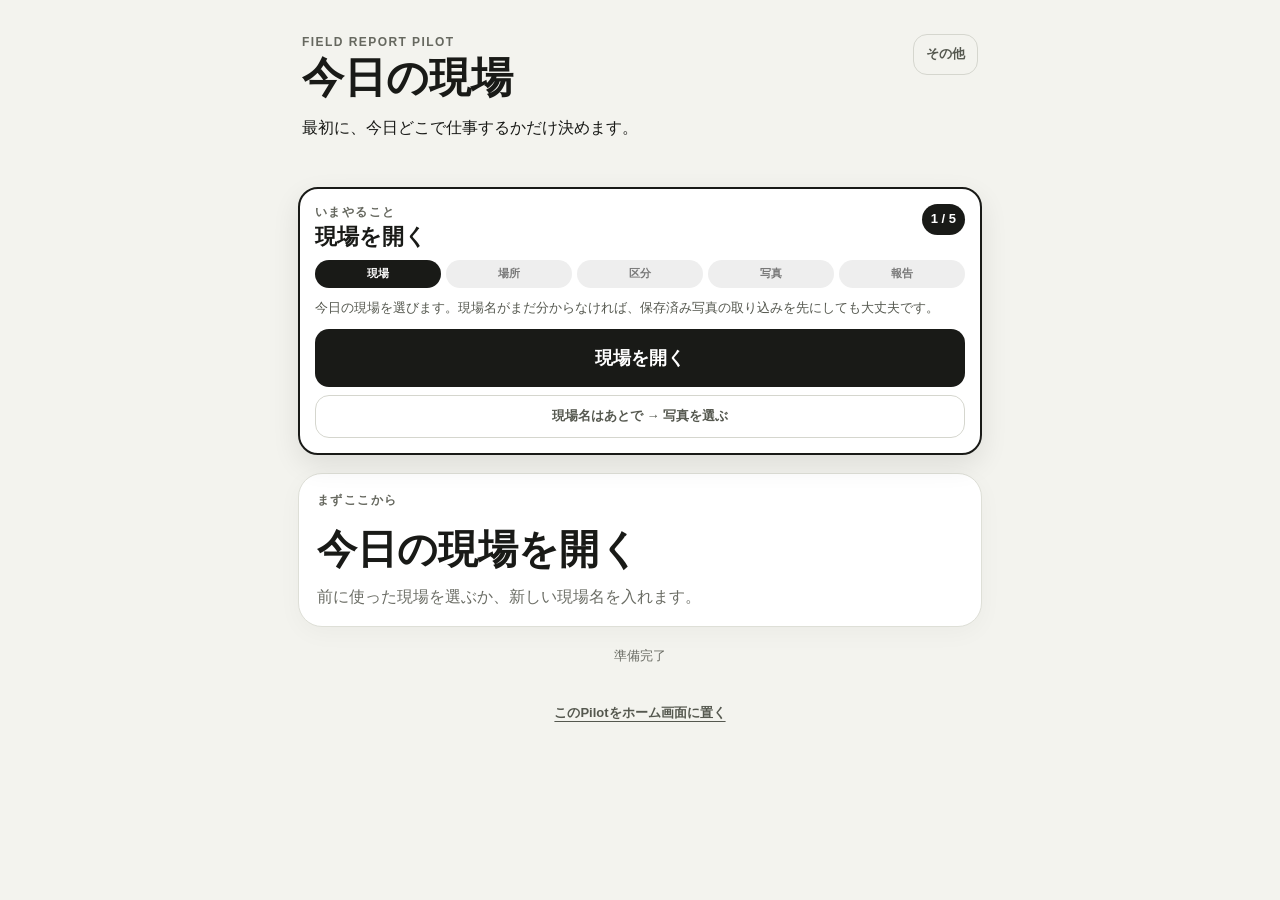
<file: index.html>
<!doctype html>
<html lang="ja">
<head>
  <meta charset="utf-8">
  <meta name="viewport" content="width=device-width,initial-scale=1,viewport-fit=cover">
  <meta name="robots" content="noindex,nofollow,noarchive">
  <meta name="theme-color" content="#f7f7f2">
  <meta name="apple-mobile-web-app-capable" content="yes">
  <meta name="apple-mobile-web-app-status-bar-style" content="default">
  <meta name="apple-mobile-web-app-title" content="Field REPORT">
  <title>Field REPORT Pilot</title>
  <link rel="manifest" href="manifest.webmanifest">
  <link rel="stylesheet" href="style.css">
</head>
<body>
  <main class="shell">
    <header class="hero">
      <div>
        <p class="eyebrow">FIELD REPORT PILOT</p>
        <h1 id="siteTitle">今日の現場</h1>
        <p id="siteSubtitle">撮った時に分かっていた意味を、そのまま残す。</p>
      </div>
      <div class="hero-actions">
        <button id="siteButton" class="ghost compact-action">現場を切り替える</button>
        <details id="utilityMenu" class="utility-menu">
          <summary class="ghost compact-action">その他</summary>
          <div class="utility-menu-panel">
            <button id="reportMetaButton" class="ghost compact-action" type="button">報告書情報</button>
            <button id="helpButton" class="ghost compact-action" type="button">使い方</button>
            <a class="ghost compact-action manual-link" href="manual.html" target="_blank" rel="noopener">マニュアル</a>
          </div>
        </details>
      </div>
    </header>

    <section id="visitRecovery" class="visit-recovery" hidden>
      <p id="visitRecoverySummary">保存済みの訪問を確認できます。</p>
      <div class="visit-recovery-actions">
        <button id="visitHistoryButton" class="secondary" type="button">訪問履歴・写真を確認</button>
        <button id="newVisitButton" class="ghost" type="button">新しい作業を開始</button>
      </div>
    </section>

    <section id="journeyRail" class="journey-rail" aria-live="polite">
      <div class="journey-heading">
        <div>
          <p class="eyebrow">いまやること</p>
          <h2 id="journeyTitle">現場を開く</h2>
        </div>
        <span id="journeyProgress" class="journey-progress">1 / 5</span>
      </div>
      <div class="journey-steps" aria-label="Field REPORTの進行状況">
        <span data-journey-step="site">現場</span>
        <span data-journey-step="place">場所</span>
        <span data-journey-step="stage">区分</span>
        <span data-journey-step="photo">写真</span>
        <span data-journey-step="report">報告</span>
      </div>
      <p id="journeyHint" class="journey-hint">今日の現場を1つ選びます。</p>
      <div class="journey-actions">
        <button id="journeyPrimaryAction" type="button" class="primary journey-primary">現場を開く</button>
        <button id="journeySecondaryAction" type="button" class="ghost journey-secondary" hidden></button>
      </div>
    </section>

    <section id="startCard" class="start-card">
      <p class="eyebrow">まずここから</p>
      <h2>今日の現場を開く</h2>
      <p>前に使った現場を選ぶか、新しい現場名を入れます。</p>
      <button id="startSiteButton" class="primary start-primary" type="button">現場を開く</button>
      <label class="text-escape" for="photoImport">現場名はあとでOK。保存済みの写真を選ぶ</label>
    </section>

    <section id="coverCaptureCard" class="card cover-capture-card" hidden>
      <div class="cover-capture-copy">
        <p class="eyebrow">報告書の表紙</p>
        <h2 id="coverCaptureTitle">店舗外観</h2>
        <p id="coverCaptureHint">これは作業写真ではありません。場所・区分・報告文は不要です。</p>
      </div>
      <div class="cover-capture-row">
        <img id="coverCaptureThumb" class="cover-capture-thumb" alt="表紙の店舗外観" hidden>
        <label id="coverCaptureButton" class="secondary cover-capture-button" for="coverCapture">🏠 外観を選ぶ</label>
        <input id="coverCapture" type="file" accept="image/*" hidden>
      </div>
    </section>

    <section id="placeCard" class="card place-card">
      <div>
        <p class="eyebrow">いまどこ？</p>
        <h2 id="currentPlace">場所未設定</h2>
        <p id="placeHint">分からなくても撮影は止まりません。</p>
      </div>
      <div id="quickPlaces" class="quick-places" aria-label="場所を直接切り替える"></div>
      <div class="row place-create-row">
        <button id="placeButton" class="secondary">＋ 場所</button>
        <button id="renameActivePlaceButton" type="button" class="ghost" hidden>場所名を修正</button>
        <button id="moveButton" class="ghost" hidden>場所未設定にする</button>
      </div>
    </section>

    <section id="workCategoryCard" class="card work-category-card">
      <div>
        <p class="eyebrow">施工工程</p>
        <h2 id="currentWorkCategory">1 / 5　ゴキブリトラップ</h2>
        <p id="workCategoryHint">固定順です。工程が終わった時だけ「次の施工へ」を押します。</p>
      </div>
      <div id="workCategoryChoices" class="work-category-grid" aria-label="施工工程を直接選ぶ">
        <button type="button" class="work-category-choice" data-work-category="ゴキブリトラップ">1 ゴキブリトラップ</button>
        <button type="button" class="work-category-choice" data-work-category="ネズミ固形剤">2 ネズミ固形剤</button>
        <button type="button" class="work-category-choice" data-work-category="ネズミ粉剤">3 ネズミ粉剤</button>
        <button type="button" class="work-category-choice" data-work-category="衛生管理報告">4 衛生管理報告</button>
        <button type="button" class="work-category-choice special" data-work-category="特別報告">5 特別報告</button>
      </div>
      <button id="nextWorkCategoryButton" type="button" class="secondary next-work-category">次の施工へ</button>
    </section>

    <section id="stageCard" class="card stage-card">
      <div>
        <p class="eyebrow">いま何を撮る？</p>
        <h2 id="currentStage">区分未設定</h2>
        <p id="stageHint">一度選ぶと、次の写真にもそのまま引き継ぎます。変わった時だけ押し直します。</p>
      </div>
      <div id="stageChoices" class="stage-grid" aria-label="写真の区分">
        <button type="button" class="stage-choice" data-stage="施工前">施工前</button>
        <button type="button" class="stage-choice" data-stage="作業中">作業中</button>
        <button type="button" class="stage-choice" data-stage="施工後">施工後</button>
        <button type="button" class="stage-choice" data-stage="確認点">確認点</button>
      </div>
    </section>

    <section id="mainCaptureZone" class="capture-zone safe-capture-zone">
      <div class="safe-capture-copy">
        <strong>原本を失わない撮影</strong>
        <span>① iPhone標準カメラで撮影 → ② ここで写真を選ぶ</span>
      </div>
      <label id="safeImportLabel" class="capture-button safe-import-button" for="photoImport">写真を選ぶ（原本保存済み）</label>
      <input id="photoImport" type="file" accept="image/*" multiple hidden>
    </section>

    <section id="recordCard" class="card">
      <div class="section-head">
        <div>
          <p class="eyebrow">今日の記録</p>
          <h2><span id="photoCount">0</span>枚</h2>
          <p class="photo-order-hint">古い → 新しい　最新は下</p>
        </div>
        <button id="unresolvedButton" class="pill" type="button">未確認 0</button>
      </div>
      <div id="photoGrid" class="photo-grid"></div>
      <p id="emptyPhotos" class="empty">まだ写真はありません。</p>
      <div class="next-step"><p class="eyebrow">次にやること</p><p id="nextStep">そのまま撮影できます。</p></div>
    </section>

    <section id="finishZone" class="finish-zone">
      <button id="finishButton" class="primary">今日の現場を完了する</button>
      <button id="reportButton" class="secondary">報告を作る</button>
    </section>
    <p id="status" class="status global-status" aria-live="polite">準備完了</p>
    <button id="installHelpButton" class="install-help" type="button">このPilotをホーム画面に置く</button>
  </main>

  <dialog id="reportDialog" class="report-dialog">
    <div class="report-shell">
      <header class="report-toolbar">
        <button id="closeReportButton" class="ghost" type="button">戻る</button>
        <div><p class="eyebrow">FIELD REPORT</p><strong>報告プレビュー</strong></div>
      </header>
      <div id="reportPreview" class="report-preview"></div>
      <div class="report-actions">
        <button id="editReportMetaButton" class="secondary report-edit-main" type="button">報告書情報を編集</button>
        <button id="shareEditableHTMLButton" class="secondary report-edit-main" type="button">PCで仕上げる（写真追加も可能）</button>
        <button id="savePhotosButton" class="secondary report-edit-main" type="button">写真アプリへ保存</button>
        <button id="shareReportButton" class="primary" type="button">PDFを共有</button>
        <button id="printReportButton" class="secondary" type="button">PDFを保存</button>
        <button id="printOnlyButton" class="ghost" type="button">プリント</button>
        <p class="report-hint">PC仕上げ用HTMLなら後日PCで写真追加・場所名の一括変更・文章修正・PDF化ができます。以前のHTMLも <a href="pc-upgrade.html" target="_blank" rel="noopener">新編集形式へ引き継ぐ</a> ことができます。PC編集内容はiPhone側へ自動同期されません。</p>
      </div>
    </div>
  </dialog>

  <dialog id="installDialog">
    <div class="dialog-body">
      <div class="dialog-head"><h2>ホーム画面に置く</h2><button id="closeInstallButton" type="button" class="ghost">閉じる</button></div>
      <ol class="install-steps">
        <li>Safariの共有ボタンを押す</li>
        <li>「ホーム画面に追加」を選ぶ</li>
        <li>右上の「追加」を押す</li>
      </ol>
      <p class="hint">次からはホーム画面の「Field REPORT」から、そのままアプリのように開けます。</p>
    </div>
  </dialog>

  <dialog id="visitHistoryDialog">
    <div class="dialog-body">
      <div class="dialog-head"><h2>この現場の過去の作業</h2><button id="closeVisitHistoryButton" class="ghost" type="button">閉じる</button></div>
      <p class="hint">訪問を選ぶと、その日に保存した写真と報告内容を読み込みます。見るだけでは写真は削除されません。</p>
      <div id="visitHistoryList" class="visit-history-list"></div>
      <button id="historyNewVisitButton" class="secondary" type="button">今日の新しい作業を開始</button>
    </div>
  </dialog>

  <dialog id="siteDialog">
    <form method="dialog" class="dialog-body" id="siteForm">
      <div class="dialog-head"><h2>現場を開く</h2><button value="cancel" class="ghost">閉じる</button></div>
      <p id="siteListMessage" class="hint" role="status">試しに登録した現場は「編集・削除」から整理できます。</p>
      <div id="siteList" class="stack"></div>
      <details id="archivedSiteSection" class="site-recovery" hidden>
        <summary>削除した現場（<span id="archivedSiteCount">0</span>件）を復元</summary>
        <div id="archivedSiteList" class="stack"></div>
      </details>
      <hr>
      <label>新しい現場名<input id="newSiteName" autocomplete="off" placeholder="例：六号通り店"></label>
      <button id="createSiteButton" type="button" class="primary">新しい現場として保存</button>
    </form>
  </dialog>

  <dialog id="siteManageDialog">
    <div class="dialog-body">
      <div class="dialog-head"><h2>現場名の編集・削除</h2><button id="closeManageSiteButton" class="ghost" type="button">閉じる</button></div>
      <label>現場名<input id="manageSiteName" autocomplete="off"></label>
      <button id="saveManagedSiteNameButton" class="primary" type="button">現場名を保存</button>
      <p id="siteManageImpact" class="hint"></p>
      <button id="prepareSiteArchiveButton" class="ghost" type="button">一覧から削除（復元できます）</button>
      <div id="siteArchiveConfirm" class="site-archive-confirm" hidden>
        <p><strong>この現場を一覧から削除しますか？</strong> 写真・報告・訪問履歴は消しません。後から復元できます。</p>
        <div class="site-archive-actions">
          <button id="cancelSiteArchiveButton" class="secondary" type="button">やめる</button>
          <button id="confirmSiteArchiveButton" class="ghost" type="button">削除する</button>
        </div>
      </div>
      <p id="siteManageFeedback" role="status" class="status"></p>
    </div>
  </dialog>

  <dialog id="placeRenameDialog">
    <div class="dialog-body">
      <div class="dialog-head"><h2>場所名をまとめて修正</h2><button id="closePlaceRenameButton" type="button" class="ghost">閉じる</button></div>
      <p id="placeRenameSummary" class="hint">この場所の名前を修正し、同じ場所に紐づく写真へ反映します。</p>
      <label>階・大きな場所<input id="renameFloorName" autocomplete="off" placeholder="例：1F"></label>
      <label>場所名<input id="renamePlaceName" autocomplete="off" placeholder="例：厨房"></label>
      <button id="savePlaceRenameButton" class="primary" type="button">この訪問の写真へ一括反映</button>
    </div>
  </dialog>

  <dialog id="placeDialog">
    <form method="dialog" class="dialog-body" id="placeForm">
      <div class="dialog-head"><h2 id="placeDialogTitle">いまどこ？</h2><button value="cancel" class="ghost">閉じる</button></div>
      <div id="placeList" class="stack"></div>
      <hr>
      <label>階・大きな場所（任意）<input id="newFloorName" autocomplete="off" placeholder="例：1F"></label>
      <label>場所（任意）<input id="newPlaceName" autocomplete="off" placeholder="例：厨房"></label>
      <p class="hint">必要になった場所だけ増やします。寸法や図面を先に作る必要はありません。</p>
      <button id="createPlaceButton" type="button" class="primary">この場所で撮る</button>
    </form>
  </dialog>

  <dialog id="finishDialog">
    <div class="dialog-body">
      <div class="dialog-head"><h2>今日の現場を完了する</h2><button type="button" class="ghost" onclick="this.closest('dialog').close()">閉じる</button></div>
      <p id="finishSummary"></p>
      <button id="finishReviewButton" type="button" class="secondary">未確認だけ見る</button>
      <button id="finishAnywayButton" type="button" class="primary">このまま完了</button>
    </div>
  </dialog>

  <dialog id="reportMetaDialog">
    <div class="dialog-body">
      <div class="dialog-head"><h2>報告書情報</h2><button id="closeReportMetaButton" type="button" class="ghost">閉じる</button></div>
      <p class="hint">店舗情報と表紙写真は一度保存すれば次回も使います。今回だけ変わる項目だけ直してください。</p>
      <label>顧客・会社名<input id="reportCustomerCompany" autocomplete="organization" placeholder="例：株式会社〇〇"></label>
      <label>店舗・現場住所<input id="reportSiteAddress" autocomplete="street-address" placeholder="例：東京都渋谷区…"></label>
      <label>報告書タイトル<input id="reportTitleInput" value="作業報告書"></label>
      <label>表紙の店舗外観写真<input id="reportCoverPhoto" type="file" accept="image/*"></label>
      <div class="cover-photo-preview-wrap"><img id="reportCoverPreview" class="cover-photo-preview" alt="表紙写真プレビュー"><p id="reportCoverStatus" class="hint"></p></div>
      <label>作業責任者<input id="reportWorkerName" autocomplete="name" placeholder="例：八木 啓之"></label>
      <label>今回の作業名<input id="reportWorkTitle" placeholder="例：防鼠防虫作業"></label>
      <div id="reportKVHints" class="kv-hints" hidden></div>
      <label>基本作業<textarea id="reportBasicWork" rows="4" placeholder="定期作業の内容。現場ごとに保存して次回も使います。"></textarea></label>
      <label>特別報告事項・所見・備考<textarea id="reportSpecialNotes" rows="5" placeholder="実施したこと、できなかった理由、お客様へのお願い等"></textarea></label>
      <button id="saveReportMetaButton" type="button" class="primary">報告書情報を保存</button>
    </div>
  </dialog>

  <dialog id="helpDialog">
    <div class="dialog-body help-dialog-body">
      <div class="dialog-head"><h2>使い方</h2><button id="closeHelpButton" type="button" class="ghost">閉じる</button></div>
      <ol class="usage-steps">
        <li><strong>現場を開く</strong>：前に使った現場なら選ぶだけ。</li>
        <li><strong>店舗外観</strong>：iPhone標準カメラで外観を撮ってから「🏠 外観を選ぶ」。原本は写真アプリに残り、これは作業写真には入りません。</li>
        <li><strong>施工工程</strong>：ゴキブリトラップ→ネズミ固形剤→ネズミ粉剤→衛生管理報告→特別報告の固定順。「次の施工へ」を1回押すだけ。</li>
        <li><strong>場所</strong>：最初に1回選ぶ。移動するまでその場所を保持します。間違えた場所名は「場所名を修正」で、この訪問の複数写真へまとめて反映できます（撮影時の記録は保持）。</li>
        <li><strong>施工前・作業中・施工後</strong>：最初に1回選ぶ。変わった時だけ押し直します。</li>
        <li><strong>撮影</strong>：必ずiPhone標準カメラで先に撮影し、写真アプリに原本を残してから「写真を選ぶ（原本保存済み）」で取り込みます。写真は古い順に上、新しい写真ほど下へ追加されます。</li>
        <li><strong>定型文</strong>：写真の「定型文・報告文を編集」→ワンタップ文を選ぶ。自由入力した文は「この文を定型文として保存」で次回から1タップ。</li>
        <li><strong>完了</strong>：「今日の現場を完了する」を押すと、施工工程や区分が途中でも止めずに完了→報告プレビューへ進みます。未入力は報告側で後から直せます。</li>
        <li><strong>PCでじっくり修正</strong>：「PCで編集（HTML）」を共有します。写真込みの1ファイルなので、PCのブラウザで開いて文章を直接編集し、編集済みHTML保存またはPDF/印刷ができます。</li>
        <li><strong>写真アプリへ残す</strong>：報告プレビューの「写真アプリへ保存」→共有メニューで「画像を保存」を1回。現場写真をまとめて写真アプリへ送れます。</li>
        <li><strong>PCへ渡す</strong>：「PDFを共有」→ MacならAirDrop、WindowsならGoogle Drive / OneDrive / メール等を選びます。「PDFを保存」ならiPhoneの「ファイル」へ保存し、PCで同じクラウドを開けます。</li>
      </ol>
      <p class="hint">場所と区分は毎回選び直す必要はありません。変わった時だけ変更してください。</p>
      <a class="manual-cta" href="manual.html" target="_blank" rel="noopener">詳しい使い方マニュアルを開く</a>
    </div>
  </dialog>

  <dialog id="photoDetailDialog">
    <div class="dialog-body">
      <div class="dialog-head"><h2>この写真の記録</h2><button id="closePhotoDetailButton" type="button" class="ghost">閉じる</button></div>
      <label>施工工程
        <select id="photoWorkCategorySelect">
          <option value="ゴキブリトラップ">1 ゴキブリトラップ</option>
          <option value="ネズミ固形剤">2 ネズミ固形剤</option>
          <option value="ネズミ粉剤">3 ネズミ粉剤</option>
          <option value="衛生管理報告">4 衛生管理報告</option>
          <option value="特別報告">5 特別報告</option>
        </select>
      </label>
      <label>区分
        <select id="photoStageSelect">
          <option value="">未選択</option>
          <option value="施工前">施工前</option>
          <option value="作業中">作業中</option>
          <option value="施工後">施工後</option>
          <option value="確認点">確認点</option>
        </select>
      </label>
      <div>
        <p class="eyebrow">ワンタップ文</p>
        <div id="presetChoices" class="preset-grid">
          <button type="button" class="preset-choice" data-comment="異常は確認されませんでした">異常なし</button>
          <button type="button" class="preset-choice" data-comment="喫食はありませんでした">喫食なし</button>
          <button type="button" class="preset-choice" data-comment="捕獲・目撃はありませんでした">捕獲・目撃なし</button>
          <button type="button" class="preset-choice" data-comment="侵入痕跡は確認されませんでした">侵入痕跡なし</button>
        </div>
      </div>
      <label>報告文<textarea id="photoCommentInput" rows="4" placeholder="この写真で、何を確認・施工したか"></textarea></label>
      <button id="savePresetButton" type="button" class="ghost">この文を定型文として保存</button>
      <button id="makeCoverButton" type="button" class="secondary">この写真を表紙にする</button>
      <button id="savePhotoDetailButton" type="button" class="primary">この写真に保存</button>
    </div>
  </dialog>

  <template id="photoTemplate">
    <article class="photo-item">
      <img alt="現場写真">
      <div class="photo-meta">
        <span class="photo-work-category"></span>
        <strong class="photo-stage"></strong>
        <span class="photo-comment"></span>
        <strong class="photo-place"></strong>
        <time class="photo-time"></time>
        <span class="photo-provenance"></span>
        <div class="photo-actions">
          <button type="button" class="photo-detail-action secondary">定型文・報告文を編集</button>
          <button type="button" class="photo-action ghost">場所を付ける</button>
          <button type="button" class="photo-cover-action ghost">表紙</button>
        </div>
      </div>
    </article>
  </template>

  <input id="quickCoverPhoto" type="file" accept="image/*" hidden>
  <script src="app.js" defer></script>
</body>
</html>
</file>
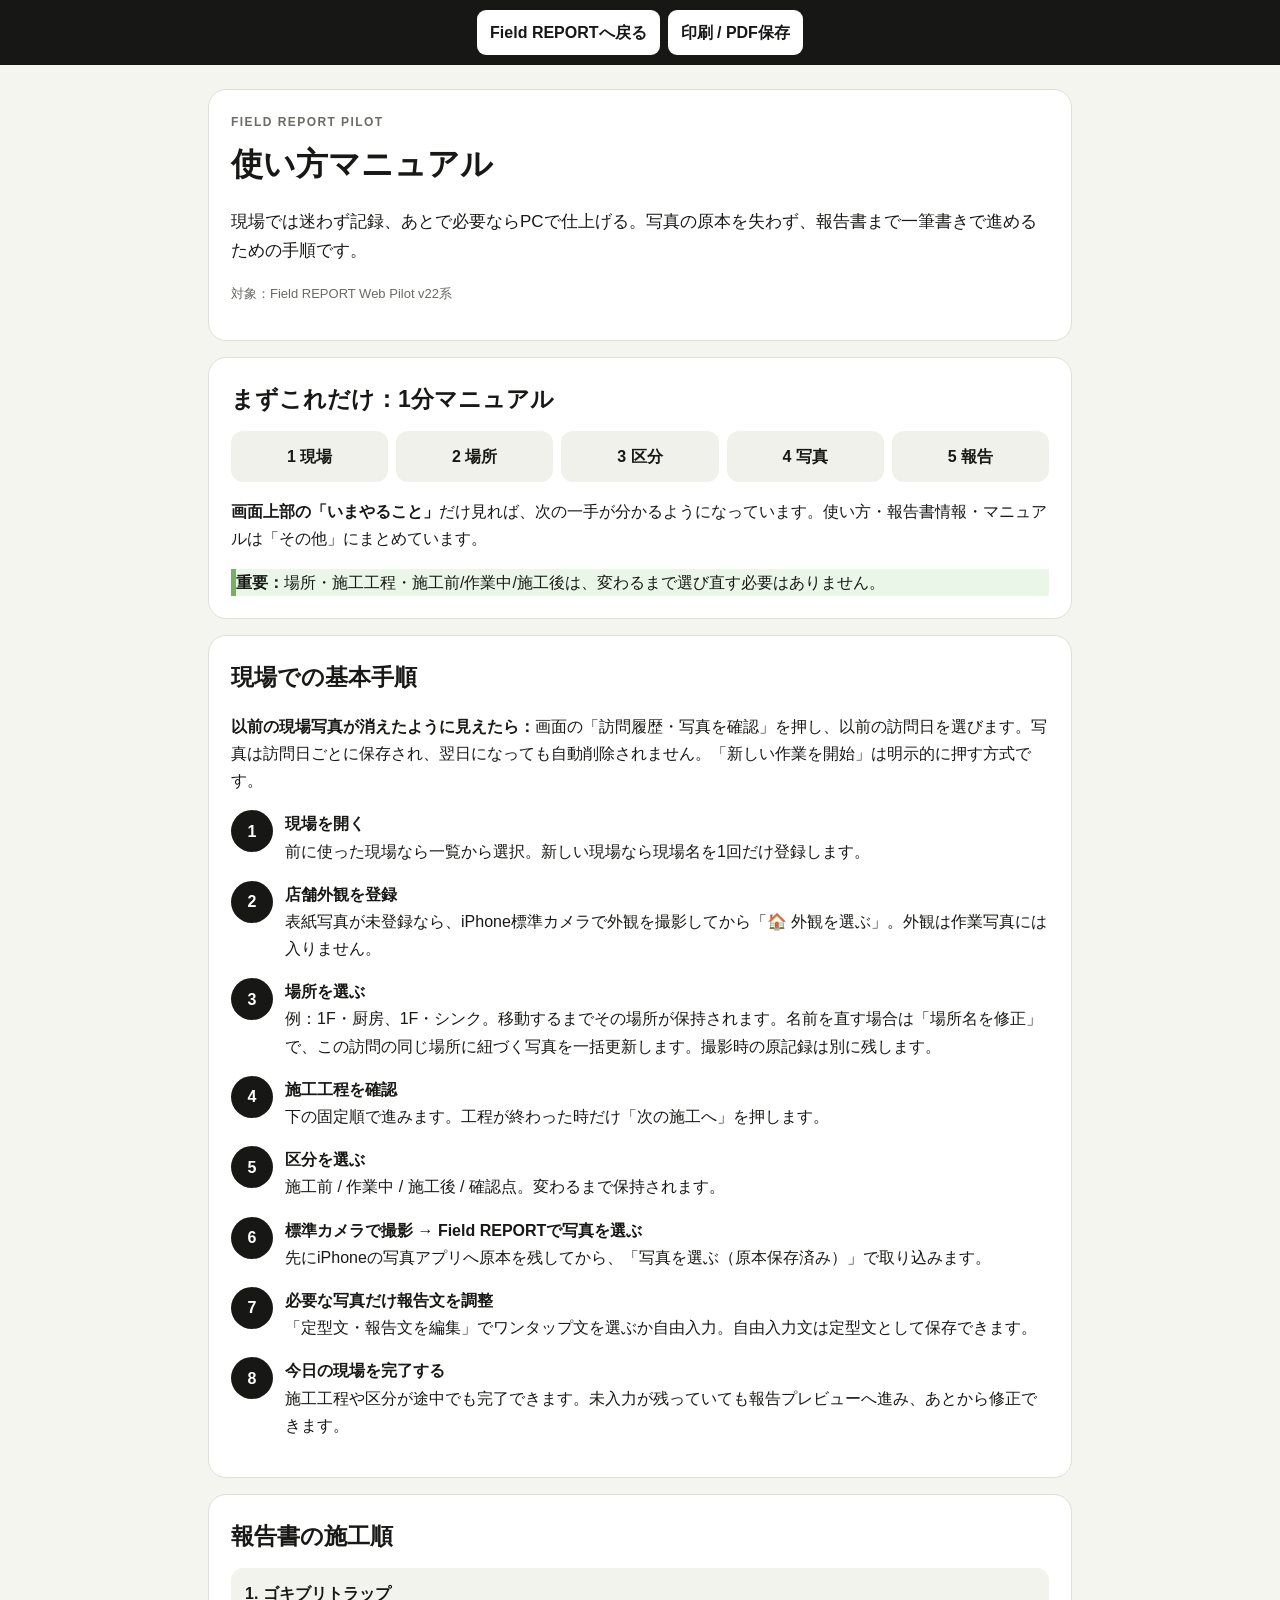
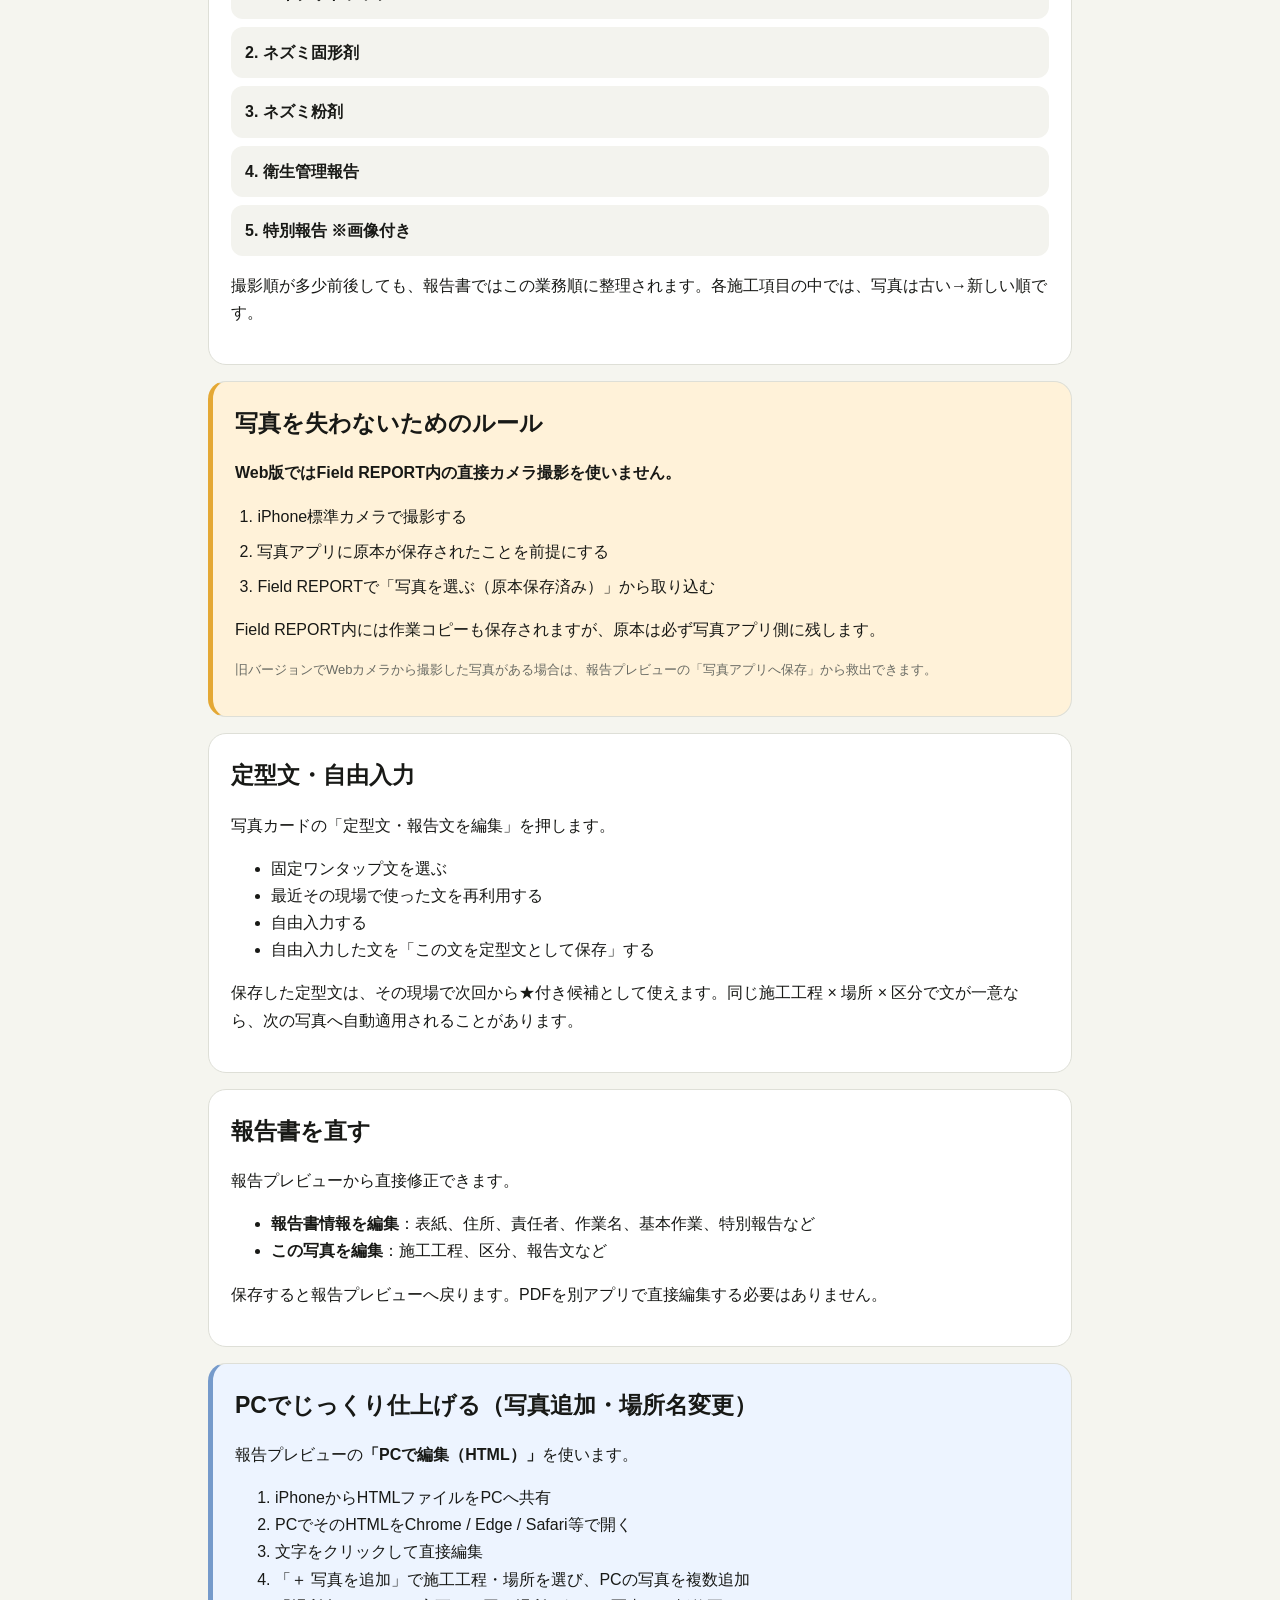
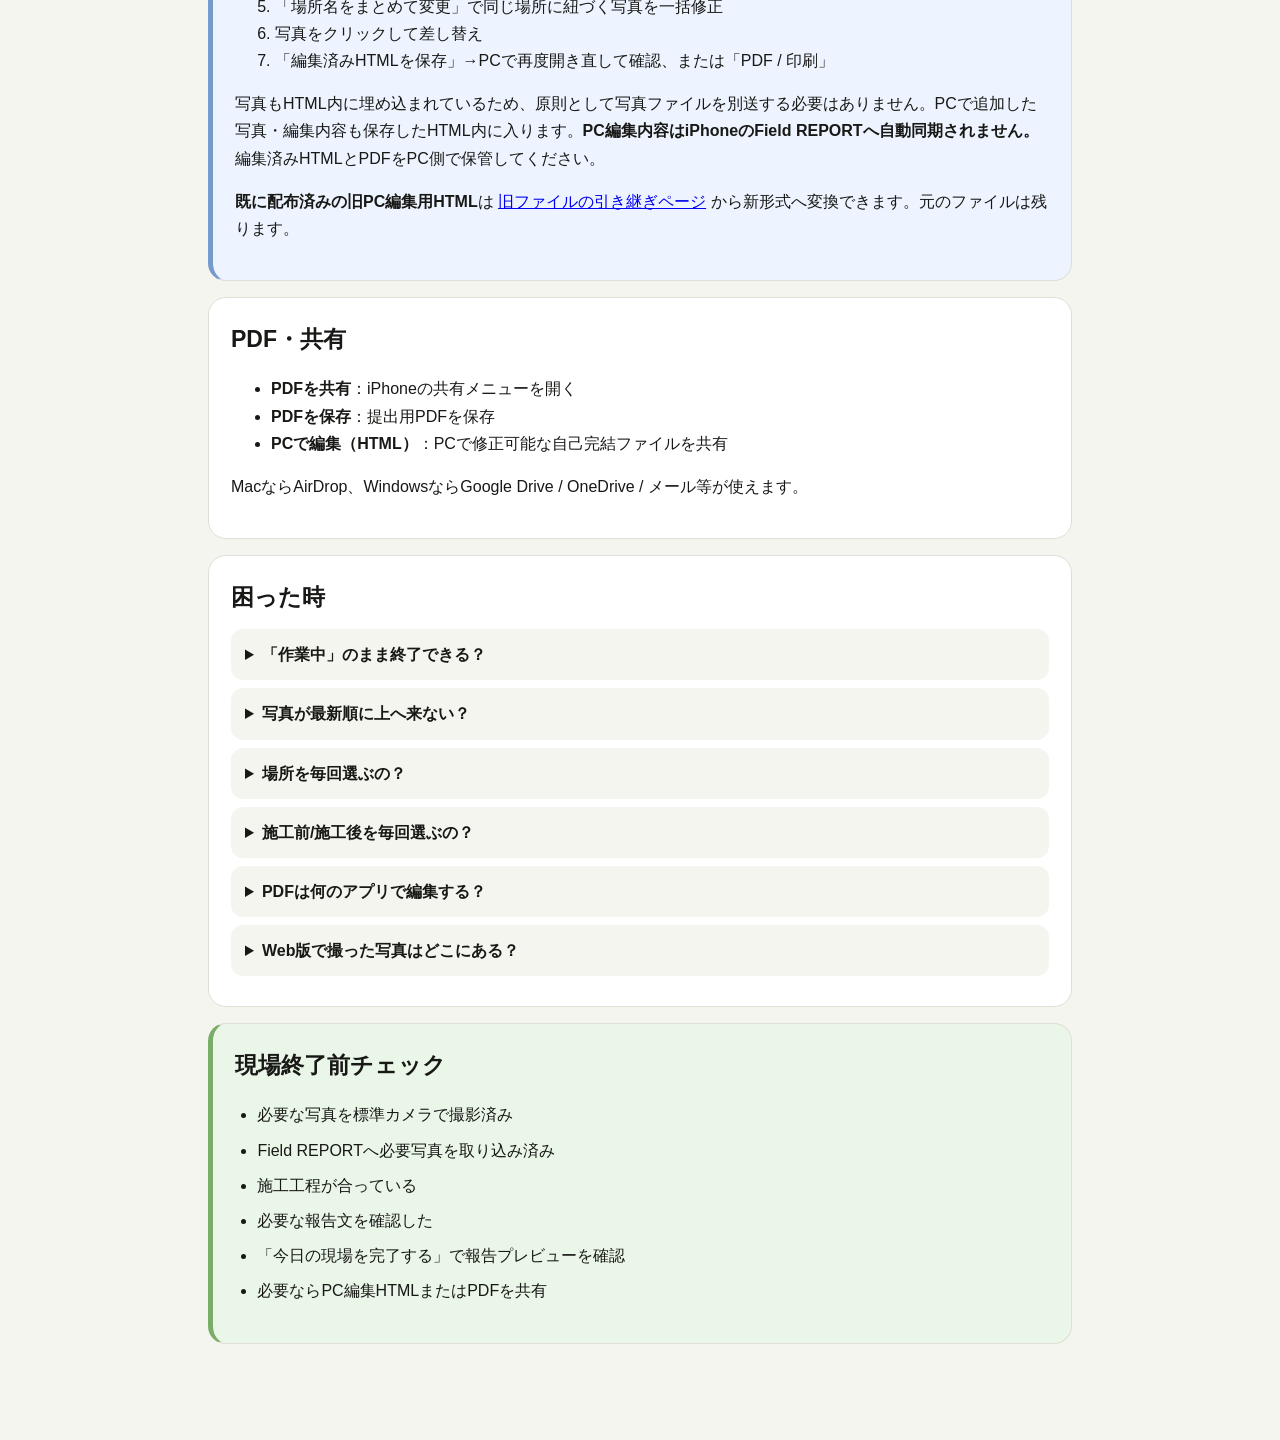
<file: manual.html>
<!doctype html>
<html lang="ja">
<head>
<meta charset="utf-8">
<meta name="viewport" content="width=device-width,initial-scale=1,viewport-fit=cover">
<meta name="robots" content="noindex,nofollow,noarchive">
<title>Field REPORT 使い方マニュアル</title>
<style>
:root{font-family:-apple-system,BlinkMacSystemFont,"Hiragino Sans","Yu Gothic",sans-serif;color:#181916;background:#f5f5ef;line-height:1.7}*{box-sizing:border-box}body{margin:0}.wrap{max-width:900px;margin:auto;padding:24px 18px 80px}.hero,.card{background:white;border:1px solid #dedfd7;border-radius:18px;padding:22px;margin-bottom:16px}.eyebrow{font-size:12px;letter-spacing:.12em;font-weight:800;color:#6a6c65;margin:0 0 4px}h1{font-size:32px;margin:.1em 0}h2{font-size:23px;margin:0 0 12px}h3{font-size:18px;margin:18px 0 6px}.lead{font-size:17px}.flow{display:grid;grid-template-columns:repeat(5,1fr);gap:8px}.flow div{background:#f0f1ea;border-radius:12px;padding:12px;text-align:center;font-weight:750}.step{display:grid;grid-template-columns:42px 1fr;gap:12px;align-items:start;margin:16px 0}.num{width:42px;height:42px;border-radius:50%;display:grid;place-items:center;background:#171815;color:#fff;font-weight:800}.warn{background:#fff2d9;border-left:5px solid #e4a834}.good{background:#eaf6e7;border-left:5px solid #79ad68}.info{background:#edf4ff;border-left:5px solid #759acb}.fixed-order{display:grid;gap:8px;counter-reset:n}.fixed-order div{padding:12px 14px;background:#f3f3ee;border-radius:12px;font-weight:750}.toolbar{position:sticky;top:0;z-index:10;background:#171815;color:#fff;padding:10px 14px;display:flex;gap:8px;justify-content:center}.toolbar a,.toolbar button{appearance:none;border:0;border-radius:9px;background:#fff;color:#171815;padding:9px 13px;text-decoration:none;font:inherit;font-weight:750}.faq details{background:#f5f5ef;border-radius:12px;padding:12px 14px;margin:8px 0}.faq summary{font-weight:800;cursor:pointer}code{background:#eee;padding:2px 5px;border-radius:5px}.small{font-size:13px;color:#696b64}.checklist{padding-left:1.4em}.checklist li{margin:8px 0}@media(max-width:650px){.flow{grid-template-columns:1fr}.hero,.card{padding:18px}h1{font-size:27px}}@media print{.toolbar{display:none}.wrap{max-width:none;padding:0}.hero,.card{break-inside:avoid;border-color:#bbb}.faq details{break-inside:avoid}}
</style>
</head>
<body>
<div class="toolbar"><a href="./">Field REPORTへ戻る</a><button onclick="window.print()">印刷 / PDF保存</button></div>
<main class="wrap">
<section class="hero">
<p class="eyebrow">FIELD REPORT PILOT</p>
<h1>使い方マニュアル</h1>
<p class="lead">現場では迷わず記録、あとで必要ならPCで仕上げる。写真の原本を失わず、報告書まで一筆書きで進めるための手順です。</p>
<p class="small">対象：Field REPORT Web Pilot v22系</p>
</section>

<section class="card">
<h2>まずこれだけ：1分マニュアル</h2>
<div class="flow"><div>1 現場</div><div>2 場所</div><div>3 区分</div><div>4 写真</div><div>5 報告</div></div>
<p><strong>画面上部の「いまやること」</strong>だけ見れば、次の一手が分かるようになっています。使い方・報告書情報・マニュアルは「その他」にまとめています。</p>
<div class="good"><strong>重要：</strong>場所・施工工程・施工前/作業中/施工後は、変わるまで選び直す必要はありません。</div>
</section>

<section class="card">
<h2>現場での基本手順</h2>
<p><strong>以前の現場写真が消えたように見えたら：</strong>画面の「訪問履歴・写真を確認」を押し、以前の訪問日を選びます。写真は訪問日ごとに保存され、翌日になっても自動削除されません。「新しい作業を開始」は明示的に押す方式です。</p>
<div class="step"><div class="num">1</div><div><strong>現場を開く</strong><br>前に使った現場なら一覧から選択。新しい現場なら現場名を1回だけ登録します。</div></div>
<div class="step"><div class="num">2</div><div><strong>店舗外観を登録</strong><br>表紙写真が未登録なら、iPhone標準カメラで外観を撮影してから「🏠 外観を選ぶ」。外観は作業写真には入りません。</div></div>
<div class="step"><div class="num">3</div><div><strong>場所を選ぶ</strong><br>例：1F・厨房、1F・シンク。移動するまでその場所が保持されます。名前を直す場合は「場所名を修正」で、この訪問の同じ場所に紐づく写真を一括更新します。撮影時の原記録は別に残します。</div></div>
<div class="step"><div class="num">4</div><div><strong>施工工程を確認</strong><br>下の固定順で進みます。工程が終わった時だけ「次の施工へ」を押します。</div></div>
<div class="step"><div class="num">5</div><div><strong>区分を選ぶ</strong><br>施工前 / 作業中 / 施工後 / 確認点。変わるまで保持されます。</div></div>
<div class="step"><div class="num">6</div><div><strong>標準カメラで撮影 → Field REPORTで写真を選ぶ</strong><br>先にiPhoneの写真アプリへ原本を残してから、「写真を選ぶ（原本保存済み）」で取り込みます。</div></div>
<div class="step"><div class="num">7</div><div><strong>必要な写真だけ報告文を調整</strong><br>「定型文・報告文を編集」でワンタップ文を選ぶか自由入力。自由入力文は定型文として保存できます。</div></div>
<div class="step"><div class="num">8</div><div><strong>今日の現場を完了する</strong><br>施工工程や区分が途中でも完了できます。未入力が残っていても報告プレビューへ進み、あとから修正できます。</div></div>
</section>

<section class="card">
<h2>報告書の施工順</h2>
<div class="fixed-order"><div>1. ゴキブリトラップ</div><div>2. ネズミ固形剤</div><div>3. ネズミ粉剤</div><div>4. 衛生管理報告</div><div>5. 特別報告 ※画像付き</div></div>
<p>撮影順が多少前後しても、報告書ではこの業務順に整理されます。各施工項目の中では、写真は古い→新しい順です。</p>
</section>

<section class="card warn">
<h2>写真を失わないためのルール</h2>
<p><strong>Web版ではField REPORT内の直接カメラ撮影を使いません。</strong></p>
<ol class="checklist"><li>iPhone標準カメラで撮影する</li><li>写真アプリに原本が保存されたことを前提にする</li><li>Field REPORTで「写真を選ぶ（原本保存済み）」から取り込む</li></ol>
<p>Field REPORT内には作業コピーも保存されますが、原本は必ず写真アプリ側に残します。</p>
<p class="small">旧バージョンでWebカメラから撮影した写真がある場合は、報告プレビューの「写真アプリへ保存」から救出できます。</p>
</section>

<section class="card">
<h2>定型文・自由入力</h2>
<p>写真カードの「定型文・報告文を編集」を押します。</p>
<ul><li>固定ワンタップ文を選ぶ</li><li>最近その現場で使った文を再利用する</li><li>自由入力する</li><li>自由入力した文を「この文を定型文として保存」する</li></ul>
<p>保存した定型文は、その現場で次回から★付き候補として使えます。同じ施工工程 × 場所 × 区分で文が一意なら、次の写真へ自動適用されることがあります。</p>
</section>

<section class="card">
<h2>報告書を直す</h2>
<p>報告プレビューから直接修正できます。</p>
<ul><li><strong>報告書情報を編集</strong>：表紙、住所、責任者、作業名、基本作業、特別報告など</li><li><strong>この写真を編集</strong>：施工工程、区分、報告文など</li></ul>
<p>保存すると報告プレビューへ戻ります。PDFを別アプリで直接編集する必要はありません。</p>
</section>

<section class="card info">
<h2>PCでじっくり仕上げる（写真追加・場所名変更）</h2>
<p>報告プレビューの<strong>「PCで編集（HTML）」</strong>を使います。</p>
<ol><li>iPhoneからHTMLファイルをPCへ共有</li><li>PCでそのHTMLをChrome / Edge / Safari等で開く</li><li>文字をクリックして直接編集</li><li>「＋ 写真を追加」で施工工程・場所を選び、PCの写真を複数追加</li><li>「場所名をまとめて変更」で同じ場所に紐づく写真を一括修正</li><li>写真をクリックして差し替え</li><li>「編集済みHTMLを保存」→PCで再度開き直して確認、または「PDF / 印刷」</li></ol>
<p>写真もHTML内に埋め込まれているため、原則として写真ファイルを別送する必要はありません。PCで追加した写真・編集内容も保存したHTML内に入ります。<strong>PC編集内容はiPhoneのField REPORTへ自動同期されません。</strong>編集済みHTMLとPDFをPC側で保管してください。</p><p><strong>既に配布済みの旧PC編集用HTML</strong>は <a href="pc-upgrade.html">旧ファイルの引き継ぎページ</a> から新形式へ変換できます。元のファイルは残ります。</p>
</section>

<section class="card">
<h2>PDF・共有</h2>
<ul><li><strong>PDFを共有</strong>：iPhoneの共有メニューを開く</li><li><strong>PDFを保存</strong>：提出用PDFを保存</li><li><strong>PCで編集（HTML）</strong>：PCで修正可能な自己完結ファイルを共有</li></ul>
<p>MacならAirDrop、WindowsならGoogle Drive / OneDrive / メール等が使えます。</p>
</section>

<section class="card faq">
<h2>困った時</h2>
<details><summary>「作業中」のまま終了できる？</summary><p>できます。「今日の現場を完了する」を押すと、途中状態でも報告プレビューへ進みます。</p></details>
<details><summary>写真が最新順に上へ来ない？</summary><p>Field REPORTでは時系列を追いやすいよう、古い写真が上、新しい写真が下です。</p></details>
<details><summary>場所を毎回選ぶの？</summary><p>いいえ。同じ訪問中は場所を保持します。移動した時だけ変更します。</p></details>
<details><summary>施工前/施工後を毎回選ぶの？</summary><p>いいえ。変わるまで同じ区分を保持します。</p></details>
<details><summary>PDFは何のアプリで編集する？</summary><p>PDF自体は提出用です。iPhoneならField REPORT内で修正、PCなら「PCで編集（HTML）」を使います。</p></details>
<details><summary>Web版で撮った写真はどこにある？</summary><p>v17以降はWeb内で直接撮影せず、標準カメラで先に写真アプリへ原本を保存してから取り込みます。</p></details>
</section>

<section class="card good">
<h2>現場終了前チェック</h2>
<ul class="checklist"><li>必要な写真を標準カメラで撮影済み</li><li>Field REPORTへ必要写真を取り込み済み</li><li>施工工程が合っている</li><li>必要な報告文を確認した</li><li>「今日の現場を完了する」で報告プレビューを確認</li><li>必要ならPC編集HTMLまたはPDFを共有</li></ul>
</section>
</main>
</body>
</html>
</file>
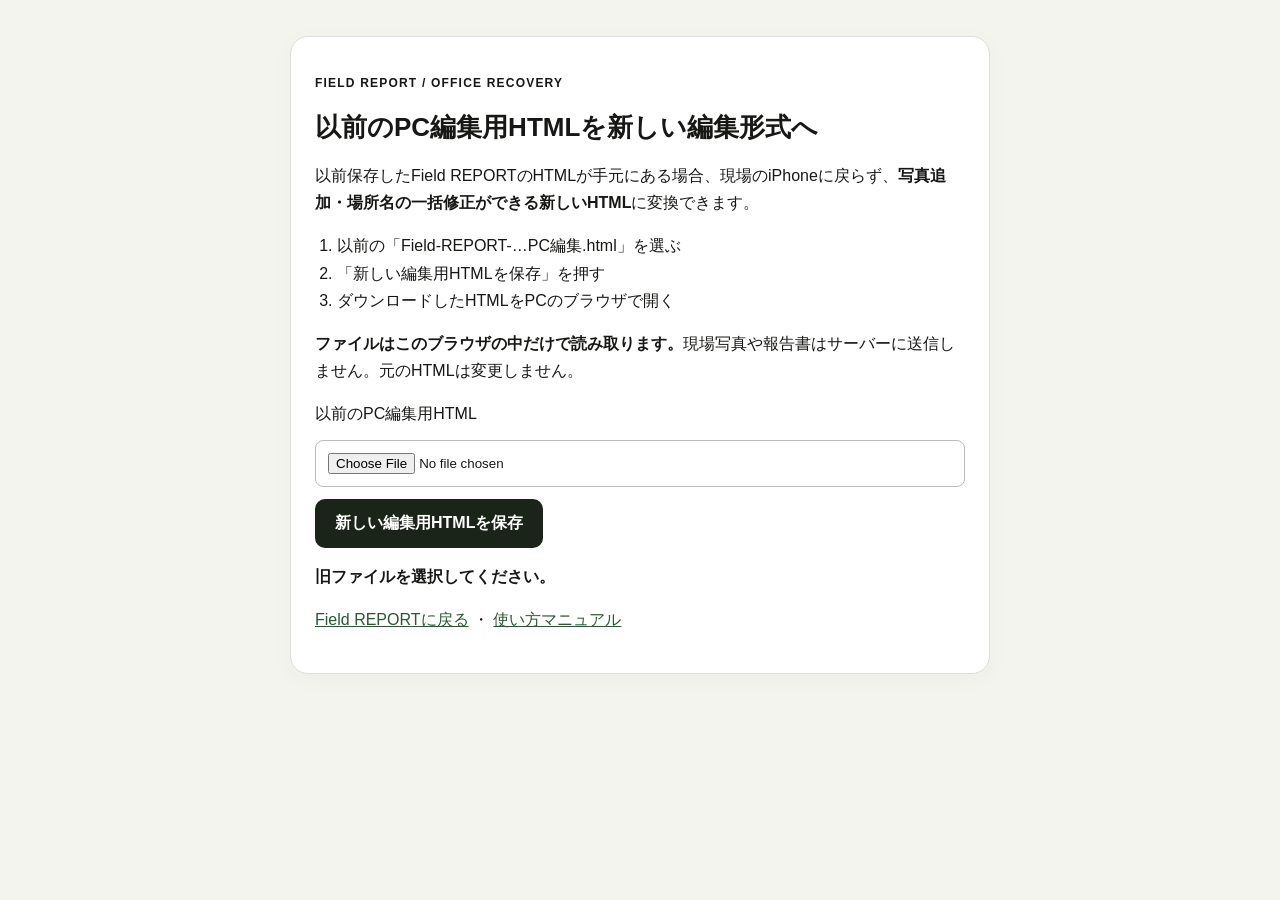
<file: pc-upgrade.html>
<!doctype html>
<html lang="ja">
<head>
<meta charset="utf-8"><meta name="viewport" content="width=device-width,initial-scale=1">
<meta name="robots" content="noindex,nofollow,noarchive">
<title>旧PC編集HTMLの引き継ぎ | Field REPORT</title>
<style>
*{box-sizing:border-box}body{font-family:-apple-system,BlinkMacSystemFont,"Hiragino Sans","Yu Gothic",sans-serif;background:#f4f4ef;color:#171815;margin:0;padding:24px;line-height:1.7}.wrap{max-width:700px;margin:12px auto}.card{background:#fff;padding:24px;border:1px solid #ddd;border-radius:18px;box-shadow:0 5px 25px #00000008}.eyebrow{font-size:12px;letter-spacing:.1em;font-weight:800}h1{font-size:26px;line-height:1.3}.steps{padding-left:22px}input{display:block;max-width:100%;width:100%;margin:12px 0;padding:12px;border:1px solid #bbb;border-radius:8px}button{border:0;background:#1b2419;color:white;padding:14px 20px;border-radius:10px;font-size:16px;font-weight:750;cursor:pointer;min-height:48px}button:disabled{opacity:.6}#message{margin:15px 0;font-weight:750}a{color:#2b5734}
</style>
</head>
<body><main class="wrap"><div class="card">
<p class="eyebrow">FIELD REPORT / OFFICE RECOVERY</p><h1>以前のPC編集用HTMLを新しい編集形式へ</h1>
<p>以前保存したField REPORTのHTMLが手元にある場合、現場のiPhoneに戻らず、<strong>写真追加・場所名の一括修正ができる新しいHTML</strong>に変換できます。</p>
<ol class="steps"><li>以前の「Field-REPORT-…PC編集.html」を選ぶ</li><li>「新しい編集用HTMLを保存」を押す</li><li>ダウンロードしたHTMLをPCのブラウザで開く</li></ol>
<p><strong>ファイルはこのブラウザの中だけで読み取ります。</strong>現場写真や報告書はサーバーに送信しません。元のHTMLは変更しません。</p>
<label for="source">以前のPC編集用HTML<input type="file" id="source" accept=".html,text/html"></label>
<button id="upgradeButton" type="button">新しい編集用HTMLを保存</button>
<p id="message" role="status">旧ファイルを選択してください。</p>
<p><a href="./">Field REPORTに戻る</a> ・ <a href="manual.html">使い方マニュアル</a></p>
</div></main>
<script type="module">
import {editableReportHTML} from './pc-bundle.js';
const $=s=>document.querySelector(s),message=txt=>{$('#message').textContent=txt};
$('#upgradeButton').onclick=async()=>{
 const file=$('#source').files?.[0];if(!file)return message('旧HTMLファイルを選んでください');
 if(file.size>180*1024*1024)return message('180MBを超えるファイルはこの変換画面では処理できません');
 $('#upgradeButton').disabled=true;
 try{
  const input=await file.text();
  const doc=new DOMParser().parseFromString(input,'text/html');
  const report=doc.querySelector('.report-document');
  const originalStyle=[...doc.querySelectorAll('head style')].find(el=>el.id!=='pcEditStyle');
  if(!report||!report.querySelector('.report-cover')||!report.querySelector('.report-body')||!originalStyle)throw Error('Field REPORTの編集用HTMLを確認できませんでした');
  if(/@import\b|url\s*\(|expression\s*\(/i.test(originalStyle.textContent))throw Error('読み込めない外部参照が含まれています');
  const disallowed=report.querySelector('script,iframe,object,embed,form,link,meta,video,audio,svg');
  if(disallowed)throw Error('対応していない埋め込み要素があります');
  for(const element of [report,...report.querySelectorAll('*')]){
   for(const attr of [...element.attributes]){
    if(/^on/i.test(attr.name)||['srcdoc','formaction'].includes(attr.name))element.removeAttribute(attr.name);
   }
  }
  for(const img of report.querySelectorAll('img')){
   const src=img.getAttribute('src')||'';
   if(!/^data:image\/(png|jpeg|webp|gif|heic|heif|avif);base64,/i.test(src))throw Error('画像がHTMLに埋め込まれていません。元ファイルを確認してください');
  }
  report.querySelectorAll('.pc-dynamic-control,.report-edit-control').forEach(el=>el.remove());
  report.querySelectorAll('[contenteditable]').forEach(el=>el.removeAttribute('contenteditable'));
  const title=doc.title||'Field REPORT';
  const sanitizedTitle=title.replace(/[<>"']/g,' ').slice(0,140);
  const base='<!doctype html><html lang="ja"><head><meta charset="utf-8"><meta name="viewport" content="width=device-width,initial-scale=1"><title>'+sanitizedTitle+'</title><style>'+originalStyle.textContent+'</style></head><body>'+report.outerHTML+'</body></html>';
  const upgraded=await editableReportHTML({html:base});
  const blob=new Blob([upgraded],{type:'text/html;charset=utf-8'});
  const url=URL.createObjectURL(blob);const anchor=document.createElement('a');anchor.href=url;anchor.download=file.name.replace(/\.html$/i,'')+'-新PC編集版.html';anchor.click();setTimeout(()=>URL.revokeObjectURL(url),60000);
  message('新PC編集用HTMLの保存を要求しました。ダウンロードしたファイルで写真追加・場所名変更ができます。');
 }catch(error){message('変換できませんでした：'+String(error.message||error).slice(0,200))}
 finally{$('#upgradeButton').disabled=false}
};
</script>
</body></html>
</file>
<file: style.css>
:root{font-family:-apple-system,BlinkMacSystemFont,"Hiragino Sans","Yu Gothic",sans-serif;color:#191a17;background:#f3f3ee;line-height:1.45}*{box-sizing:border-box}body{margin:0}.shell{max-width:720px;margin:0 auto;padding:calc(20px + env(safe-area-inset-top)) 18px calc(40px + env(safe-area-inset-bottom));display:grid;gap:18px}.hero{display:flex;align-items:flex-start;justify-content:space-between;gap:16px;padding:14px 4px}.hero h1{font-size:clamp(28px,8vw,42px);line-height:1.05;margin:.1em 0}.eyebrow{font-size:12px;font-weight:750;letter-spacing:.12em;color:#66685f;margin:0 0 4px}.card{background:#fff;border:1px solid #dedfd7;border-radius:20px;padding:18px;box-shadow:0 6px 24px rgba(0,0,0,.035)}.place-card{display:grid;gap:16px}.place-card h2,.section-head h2{margin:.1em 0;font-size:24px}.row,.capture-zone,.finish-zone{display:flex;gap:10px;flex-wrap:wrap}.capture-zone{display:grid;grid-template-columns:2fr 1fr}.capture-button,.primary,.secondary,.ghost{appearance:none;border:0;border-radius:14px;padding:14px 16px;font:inherit;font-weight:700;text-align:center;cursor:pointer}.capture-button,.primary{background:#191a17;color:#fff}.capture-button{font-size:22px;padding:19px}.secondary{background:#e9eadf;color:#191a17}.ghost{background:transparent;color:#55584f;border:1px solid #d5d6ce}.upload-button{display:flex;align-items:center;justify-content:center}.section-head{display:flex;align-items:center;justify-content:space-between}.pill{background:#f0e6d9;border-radius:99px;padding:6px 10px;font-size:13px}.photo-grid{display:grid;grid-template-columns:repeat(2,minmax(0,1fr));gap:10px}.photo-item{border:1px solid #dedfd7;border-radius:14px;overflow:hidden;background:#fafaf7}.photo-item img{width:100%;aspect-ratio:4/3;object-fit:cover;display:block}.photo-meta{padding:9px;display:grid;gap:2px;font-size:12px}.photo-place{font-size:13px}.photo-time{color:#6b6d65}.empty,.hint,.status{color:#6b6d65}.finish-zone{display:grid}.finish-zone .primary{font-size:18px}dialog{border:0;border-radius:22px;padding:0;width:min(92vw,620px);max-height:82vh}dialog::backdrop{background:rgba(0,0,0,.35)}.dialog-body{padding:20px;display:grid;gap:15px}.dialog-head{display:flex;justify-content:space-between;align-items:center}.dialog-head h2{margin:0}label{display:grid;gap:6px;font-weight:650}input{font:inherit;font-size:16px;padding:13px;border:1px solid #cfd0c9;border-radius:12px;background:#fff}.stack{display:grid;gap:8px}.stack button{text-align:left}.site-choice,.place-choice{padding:13px;border-radius:12px;border:1px solid #dedfd7;background:#fafaf7;font:inherit}.site-choice strong,.place-choice strong{display:block}.site-choice small{color:#6b6d65}.finish-zone .status{text-align:center;font-size:13px}@media(min-width:640px){.photo-grid{grid-template-columns:repeat(3,minmax(0,1fr))}}

.pill{border:0;cursor:pointer}.pill.active{outline:2px solid #8b8d82}.pill:disabled{opacity:.55;cursor:default}.next-step{border-top:1px solid #e6e7df;margin-top:16px;padding-top:14px}.next-step p:last-child{margin:.15em 0 0;font-weight:650}.photo-provenance{color:#6b6d65}.photo-action{margin-top:6px;width:100%;padding:9px 10px;font-size:13px}.photo-action[hidden]{display:none}


/* Progressive visual narrative: one primary action per state. */
.start-card{background:#191a17;color:#fff;border-radius:24px;padding:24px;display:grid;gap:14px;box-shadow:0 12px 32px rgba(0,0,0,.10)}
.start-card .eyebrow{color:#c8c9c1}.start-card h2{font-size:clamp(28px,8vw,40px);line-height:1.08;margin:0}.start-card p:not(.eyebrow){margin:0;color:#e5e5df}
.start-primary{background:#fff;color:#191a17;font-size:20px;padding:18px}
.text-escape{display:block;text-align:center;color:#d5d6ce;font-weight:650;text-decoration:underline;text-underline-offset:4px;cursor:pointer;padding:6px}
.compact-action{padding:10px 12px;font-size:13px;align-self:flex-start}
.global-status{text-align:center;margin:0;padding:2px 8px 16px;font-size:13px}
.capture-secondary{background:#e9eadf!important;color:#191a17!important;font-size:16px!important;padding:14px 16px!important}
body[data-stage="place"] #placeCard{outline:3px solid #191a17;outline-offset:2px}
body[data-stage="place"] #placeButton{background:#191a17;color:#fff;font-size:19px;padding:17px 18px;width:100%}
body[data-stage="place"] .capture-zone{grid-template-columns:1fr 1fr}
[hidden]{display:none!important}


/* Report stays inside Field REPORT; exporting is a secondary action. */
.install-help{appearance:none;border:0;background:transparent;color:#55584f;text-decoration:underline;text-underline-offset:4px;font:inherit;font-size:13px;font-weight:650;cursor:pointer;padding:4px 8px 18px}
.install-steps{margin:0;padding-left:1.4em;display:grid;gap:12px;font-weight:700}
.report-dialog{width:min(100vw,780px);height:min(100dvh,980px);max-height:100dvh;border-radius:0;background:#f3f3ee}
.report-dialog::backdrop{background:rgba(0,0,0,.55)}
.report-shell{min-height:100%;display:grid;grid-template-rows:auto 1fr auto}
.report-toolbar{position:sticky;top:0;z-index:2;display:flex;align-items:center;gap:14px;padding:calc(12px + env(safe-area-inset-top)) 14px 12px;background:rgba(243,243,238,.96);border-bottom:1px solid #d9dad2;backdrop-filter:blur(12px)}
.report-toolbar strong{font-size:17px}.report-toolbar .eyebrow{margin:0}.report-preview{padding:22px 18px 140px;overflow:auto}.report-document{max-width:680px;margin:0 auto}.report-document>header{margin-bottom:28px}.report-document h1{font-size:clamp(30px,9vw,44px);line-height:1.05;margin:.12em 0}.report-group{margin:28px 0}.report-group h2{font-size:20px;border-bottom:1px solid #d9dad2;padding-bottom:8px}.report-group h2 span{font-size:13px;color:#6b6d65}.report-photo{background:#fff;border:1px solid #dedfd7;border-radius:16px;overflow:hidden;margin:14px 0 22px}.report-photo img{display:block;width:100%;max-height:520px;object-fit:contain;background:#ecece6}.report-photo>div{padding:12px}.report-photo h3{margin:0 0 3px}.report-photo p{margin:0;color:#6b6d65;font-size:13px}.report-actions{position:sticky;bottom:0;z-index:2;display:grid;grid-template-columns:1fr 1fr;gap:10px;padding:12px 14px calc(12px + env(safe-area-inset-bottom));background:rgba(243,243,238,.97);border-top:1px solid #d9dad2;backdrop-filter:blur(12px)}.report-actions .report-hint{grid-column:1/-1;margin:0;text-align:center;color:#6b6d65;font-size:12px}
.finish-zone .primary:disabled,.finish-zone .secondary:disabled{opacity:.45}
@media(min-width:640px){.report-dialog{border-radius:24px;height:min(92dvh,980px)}}
@media print{body{background:#fff}.shell,body>dialog:not(#reportDialog),#reportDialog .report-toolbar,#reportDialog .report-actions{display:none!important}#reportDialog{display:block!important;position:static!important;width:auto!important;height:auto!important;max-height:none!important;margin:0!important;background:#fff!important}#reportDialog .report-shell{display:block!important}#reportDialog .report-preview{display:block!important;overflow:visible!important;padding:0!important}.report-photo{break-inside:avoid}}


/* Capture semantics: select once, inherit until the work phase changes. */
.stage-card{display:grid;gap:14px}.stage-card h2{margin:.1em 0}.stage-grid{display:grid;grid-template-columns:repeat(2,minmax(0,1fr));gap:8px}.stage-choice,.preset-choice{appearance:none;border:1px solid #d4d5cd;border-radius:12px;background:#fafaf7;color:#191a17;padding:12px;font:inherit;font-weight:750;cursor:pointer}.stage-choice.active{background:#191a17;color:#fff;border-color:#191a17}.preset-grid{display:grid;grid-template-columns:repeat(2,minmax(0,1fr));gap:8px}select,textarea{font:inherit;font-size:16px;padding:13px;border:1px solid #cfd0c9;border-radius:12px;background:#fff;width:100%}textarea{resize:vertical}.photo-stage{font-size:13px}.photo-comment{font-size:13px;font-weight:650;line-height:1.35}.photo-actions{display:grid;grid-template-columns:repeat(3,minmax(0,1fr));gap:7px;margin-top:7px}.photo-actions button{width:100%;padding:9px 8px;font-size:12px}.report-stage{display:inline-block!important;background:#e9eadf;border-radius:999px;padding:4px 8px;color:#191a17!important;font-weight:750}.report-comment{font-size:16px!important;color:#191a17!important;margin:8px 0!important;white-space:pre-wrap}body[data-stage="place"] #stageCard{opacity:.92}


/* GAYA report contract: visible capability stays; repeated office work moves inside. */
.hero-actions{display:grid;gap:7px;justify-items:end}.cover-photo-preview-wrap{display:grid;gap:6px}.cover-photo-preview{display:block;width:100%;max-height:280px;object-fit:cover;border-radius:12px;background:#ecece6}.report-cover{background:#fff;border:1px solid #dedfd7;border-radius:16px;padding:22px;margin-bottom:24px;text-align:center}.report-cover-kicker{font-size:20px;font-weight:850;margin:4px 0 16px}.report-cover h1{font-size:clamp(27px,8vw,40px);margin:.1em 0}.report-cover-address{color:#6b6d65}.report-cover-image,.report-cover-missing{display:block;width:100%;aspect-ratio:4/3;object-fit:cover;background:#ecece6;border-radius:10px;margin:18px 0}.report-cover-missing{display:grid;place-items:center;color:#6b6d65}.report-cover-meta{display:grid;gap:8px;text-align:left;margin:16px 0}.report-cover-meta div{display:grid;grid-template-columns:92px 1fr;gap:8px}.report-cover-meta dt{font-weight:800}.report-cover-meta dd{margin:0}.report-basic-work{text-align:left;border-top:1px solid #dedfd7;margin-top:14px;padding-top:12px}.report-basic-work h2{font-size:15px;margin:0 0 6px}.report-basic-work p{white-space:pre-wrap;margin:0}.report-cover footer{font-weight:850;margin-top:20px}.report-body>header{margin-bottom:28px}.report-photo-grid{display:grid;grid-template-columns:repeat(2,minmax(0,1fr));gap:12px}.report-photo-grid .report-photo{margin:0}.report-photo-grid .report-photo img{aspect-ratio:4/3;object-fit:cover}.report-provenance{font-size:11px!important}.report-special{border-top:2px solid #b8483c;margin-top:30px;padding-top:12px}.report-special h2{color:#b8483c}.report-special p{background:#fff4cf;padding:14px;border-radius:10px;white-space:pre-wrap;min-height:60px}@media(max-width:520px){.hero-actions{justify-items:stretch}.hero{align-items:stretch}.report-photo-grid{grid-template-columns:1fr}}@media print{.report-cover{border:0;border-radius:0;min-height:100vh;break-after:page;page-break-after:always}.report-body{break-before:page;page-break-before:always}.report-photo-grid{grid-template-columns:1fr 1fr}.report-cover-image{max-height:430px}}

.photo-item img.image-missing{display:block;background:#ecece6;min-height:180px;object-fit:contain}
.report-image-missing{display:grid;place-items:center;text-align:center;color:#6b6d65;background:#ecece6;aspect-ratio:4/3;border-radius:10px}


/* Shinkenzemi KV cache: cached facts are reused; contextual authority stays explicit. */
.kv-hints{display:grid;gap:8px}.kv-suggestion{appearance:none;border:1px dashed #9b9d92;border-radius:12px;background:#f5f5ef;padding:11px 12px;text-align:left;font:inherit;font-weight:700;color:#3f413b}.preset-choice[data-kind="cached"]{grid-column:1/-1;text-align:left;background:#f4efe3}

.report-actions{grid-template-columns:1fr 1fr}.report-actions #printOnlyButton{grid-column:1/-1}.photo-item[data-placement*='外観']{outline:2px solid #9b7d45;outline-offset:-2px}

button.report-cover-missing{border:0;font:inherit;cursor:pointer}.report-cover-missing small{display:block;margin-top:8px;font-size:12px}


/* One-stroke place transitions: direct from old place to new place, no clearing step. */
.quick-places{display:flex;gap:8px;overflow-x:auto;padding:2px 0 4px;scrollbar-width:none;-webkit-overflow-scrolling:touch}.quick-places::-webkit-scrollbar{display:none}.quick-place{flex:0 0 auto;appearance:none;border:1px solid #d4d5cd;background:#fafaf7;color:#191a17;border-radius:999px;padding:10px 14px;font:inherit;font-weight:750;white-space:nowrap}.quick-place.active{background:#191a17;color:#fff;border-color:#191a17}.quick-place.unresolved{border-style:dashed;color:#686a63}.place-create-row{justify-content:flex-end}.place-create-row #placeButton{padding:10px 14px}

.cover-capture-card{display:grid;grid-template-columns:1fr auto;align-items:center;gap:14px}.cover-capture-card h2{margin:.1em 0}.cover-capture-copy p:last-child{margin-bottom:0}.cover-capture-row{display:grid;justify-items:end;gap:8px}.cover-capture-thumb{width:92px;height:70px;object-fit:cover;border-radius:10px;border:1px solid #d7d8d0}.cover-capture-button{white-space:nowrap;font-size:14px;padding:11px 13px}@media(max-width:520px){.cover-capture-card{grid-template-columns:1fr}.cover-capture-row{grid-template-columns:auto 1fr;align-items:center;justify-items:stretch}.cover-capture-thumb{width:84px}.cover-capture-button{display:flex;align-items:center;justify-content:center}}

.photo-order-hint{margin:2px 0 0;font-size:11px;color:#777}.photo-actions{grid-template-columns:repeat(2,minmax(0,1fr))}.photo-detail-action{grid-column:1/-1!important;font-size:14px!important;padding:12px 10px!important}.usage-steps{margin:0;padding-left:1.4em;display:grid;gap:12px}.usage-steps li{line-height:1.55}.help-dialog-body{max-width:560px}.preset-choice[data-kind="custom"]{grid-column:1/-1;text-align:left;background:#f0f4e9;border-color:#b9c4a6}

.work-category-card{display:grid;gap:12px}.work-category-card h2{margin:.1em 0}.work-category-grid{display:grid;grid-template-columns:repeat(2,minmax(0,1fr));gap:7px}.work-category-choice{appearance:none;border:1px solid #d4d5cd;border-radius:11px;background:#fafaf7;color:#191a17;padding:10px;font:inherit;font-size:13px;font-weight:750;text-align:left}.work-category-choice.active{background:#191a17;color:#fff;border-color:#191a17}.work-category-choice.special{grid-column:1/-1}.next-work-category{width:100%;font-size:15px}.photo-work-category{display:inline-block;font-size:11px;font-weight:800;color:#5d604f;background:#eef0e5;border-radius:99px;padding:3px 6px;margin-bottom:3px}@media(max-width:520px){.work-category-grid{grid-template-columns:1fr 1fr}}

.report-edit-main{grid-column:1/-1;font-weight:800}.report-photo-edit{width:100%}.report-meta-edit-inline{width:100%;margin-top:10px}

#shareEditableHTMLButton{background:#eef2e8;border-color:#bcc6aa}

#shareEditableHTMLButton{background:#eef3e8;border-color:#b7c4a3}.report-actions #shareEditableHTMLButton{font-weight:850}

#savePhotosButton{background:#eef5ff;border-color:#b8c9df;font-weight:850}

.safe-capture-zone{grid-template-columns:1fr}.safe-capture-copy{display:grid;gap:4px;padding:2px 2px 4px}.safe-capture-copy strong{font-size:15px}.safe-capture-copy span{font-size:12px;color:#6b6d65}.safe-import-button{display:flex;align-items:center;justify-content:center;text-align:center}

.manual-link{display:inline-flex;align-items:center;justify-content:center;text-decoration:none}.manual-cta{display:block;margin-top:14px;padding:12px 14px;border-radius:12px;background:#171815;color:#fff;text-align:center;text-decoration:none;font-weight:800}


/* Human Attention Trajectory v0: keep every capability, make one next action visually dominant. */
.utility-menu{position:relative}.utility-menu summary{list-style:none}.utility-menu summary::-webkit-details-marker{display:none}.utility-menu[open] summary{background:#191a17;color:#fff}.utility-menu-panel{position:absolute;right:0;top:calc(100% + 8px);z-index:20;display:grid;gap:7px;min-width:180px;padding:10px;background:#fff;border:1px solid #dedfd7;border-radius:14px;box-shadow:0 12px 32px rgba(0,0,0,.14)}.utility-menu-panel .compact-action{width:100%;text-align:left}.journey-rail{position:sticky;top:calc(8px + env(safe-area-inset-top));z-index:12;background:rgba(255,255,255,.97);border:2px solid #191a17;border-radius:20px;padding:15px;box-shadow:0 10px 28px rgba(0,0,0,.09);backdrop-filter:blur(12px);display:grid;gap:11px}.journey-heading{display:flex;justify-content:space-between;align-items:flex-start;gap:12px}.journey-heading h2{margin:.08em 0 0;font-size:22px;line-height:1.1}.journey-progress{font-size:13px;font-weight:850;background:#191a17;color:#fff;border-radius:999px;padding:6px 9px;white-space:nowrap}.journey-steps{display:grid;grid-template-columns:repeat(5,minmax(0,1fr));gap:5px}.journey-steps span{font-size:11px;text-align:center;padding:6px 2px;border-radius:999px;background:#eee;color:#777;font-weight:750}.journey-steps span.done{background:#dfe8d8;color:#40563a}.journey-steps span.active{background:#191a17;color:#fff}.journey-hint{margin:0;color:#55584f;font-size:13px}.journey-actions{display:grid;grid-template-columns:1fr;gap:8px}.journey-primary{font-size:18px;padding:16px 18px}.journey-secondary{padding:11px 13px;font-size:13px}.journey-pulse{animation:journeyPulse .9s ease}@keyframes journeyPulse{0%,100%{box-shadow:0 0 0 0 rgba(25,26,23,0)}35%{box-shadow:0 0 0 6px rgba(25,26,23,.16)}}
@media(max-width:520px){.hero{align-items:flex-start}.hero-actions{min-width:92px}.hero-actions>.compact-action{max-width:110px}.journey-rail{top:calc(6px + env(safe-area-inset-top))}}

/* Journey rail readback repair: collapsed utilities must really disappear; header stays shallow. */
.utility-menu:not([open]) .utility-menu-panel{display:none!important}
.hero-actions{display:flex;gap:7px;align-items:flex-start;justify-content:flex-end;flex-wrap:wrap}
@media(max-width:520px){.hero-actions{min-width:0;max-width:190px}.hero-actions>.compact-action{max-width:none}.journey-rail{padding:12px;gap:8px}.journey-heading h2{font-size:20px}.journey-hint{font-size:12px;line-height:1.35}.journey-primary{font-size:17px;padding:13px 15px}.journey-secondary{padding:9px 11px}.journey-steps span{font-size:10px;padding:5px 1px}}


/* The Journey Rail owns the first action; the old start card is context, not a second command center. */
.journey-rail + .start-card{background:#fff;color:#191a17;border:1px solid #dedfd7;box-shadow:0 6px 24px rgba(0,0,0,.035);padding:18px}
.journey-rail + .start-card .eyebrow{color:#66685f}.journey-rail + .start-card p:not(.eyebrow){color:#6b6d65}.journey-rail + .start-card .start-primary,.journey-rail + .start-card .text-escape{display:none!important}

/* HAT readback: narrow screens must never expand the page from a long site name. */
.shell{grid-template-columns:minmax(0,1fr)}
.shell>*,.hero,.hero>div:first-child,.journey-rail,.journey-heading>div{min-width:0;max-width:100%}
.hero h1{overflow-wrap:anywhere;word-break:normal}
.hero-actions{flex-shrink:0}
@media(max-width:390px){.hero-actions{max-width:126px}.hero h1{font-size:clamp(24px,7vw,32px)}.journey-steps{min-width:0}.journey-steps span{min-width:0}}

/* Non-destructive visit recovery */
.visit-recovery{padding:14px 16px;background:#e9f3ef;border:1px solid #9aaf9d;border-radius:15px;margin:4px 0 12px}.visit-recovery[hidden]{display:none!important}.visit-recovery-alert{background:#fff0d2;border-color:#bf8f47}.visit-recovery p{margin:0 0 10px;font-size:13px;font-weight:700}.visit-recovery-actions{display:grid;grid-template-columns:1fr 1fr;gap:7px}.visit-recovery-actions button{padding:11px 8px;font-size:12px}.visit-history-list{display:grid;gap:8px;margin-bottom:16px}.visit-history-choice{display:block;width:100%;border:1px solid #c6c6c2;background:#f6f6f2;color:#191a17;padding:14px;border-radius:12px;text-align:left;font:inherit;font-weight:750;min-height:48px}@media(max-width:350px){.visit-recovery-actions{grid-template-columns:1fr}}

.place-list-row{display:grid;grid-template-columns:minmax(0,1fr) auto;align-items:stretch;gap:7px;margin:8px 0}.place-list-row .place-choice{min-width:0;text-align:left}.place-rename-choice{font-size:12px;padding:9px;white-space:nowrap;min-height:44px}

/* Reversible cleanup of trial site registrations. */
.site-list-row{display:grid;grid-template-columns:minmax(0,1fr) auto;gap:8px;align-items:stretch;min-width:0}
.site-list-row .site-choice{min-width:0;text-align:left;overflow-wrap:anywhere}
.site-list-row .site-choice strong,.site-list-row .site-choice small{display:block}
.site-manage-choice{font-size:12px;min-height:48px;padding:9px 11px;max-width:112px}
.archived-site-name{align-self:center;overflow-wrap:anywhere;font-weight:750;min-width:0}
.site-recovery{margin-top:8px;border:1px solid #dedfd7;border-radius:12px;padding:12px}
.site-recovery summary{cursor:pointer;font-weight:750}
.site-recovery .stack{margin-top:12px}
.site-archive-confirm{border:1px solid #b88b53;background:#fff8e9;border-radius:12px;padding:12px}
.site-archive-confirm p{margin:0 0 12px;font-size:14px}
.site-archive-actions{display:grid;grid-template-columns:1fr 1fr;gap:8px}
.site-archive-actions button{font-size:14px;padding:11px}
#siteManageFeedback{margin:0}
</file>
